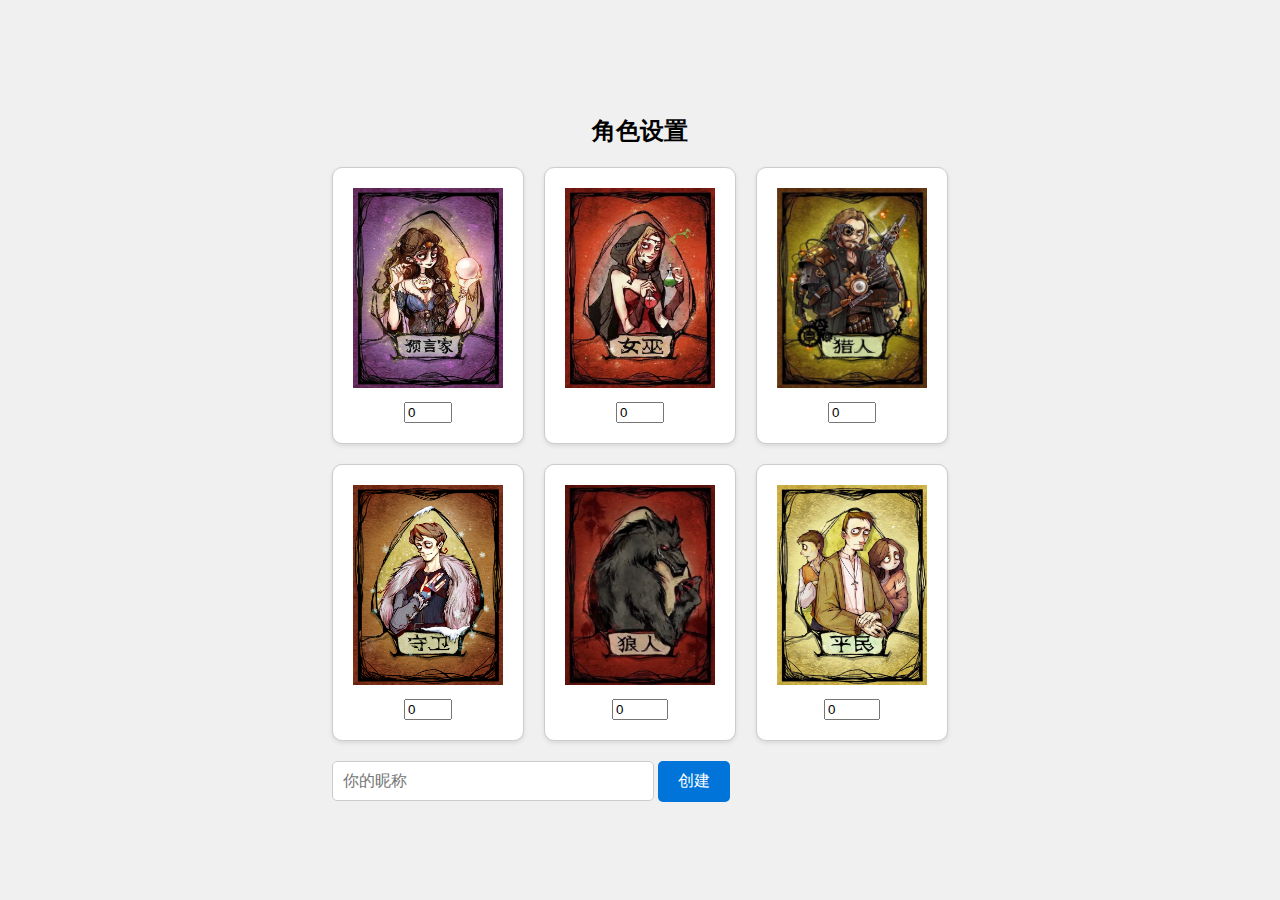
<file: template/2_CreateRoom.html>
<!DOCTYPE html>
<html lang="en">

    <head>
        <meta charset="UTF-8">
        <meta name="viewport" content="width=device-width, initial-scale=1.0">
        <title>角色设置</title>
        <style>
            body {
                font-family: Arial, sans-serif;
                background-color: #f0f0f0;
                margin: 0;
                padding: 0;
                display: flex;
                flex-direction: column;
                align-items: center;
                justify-content: center;
                height: 100vh;
            }

            h1 {
                font-size: 24px;
                margin-bottom: 20px;
            }

            .role-container {
                display: grid;
                grid-template-columns: repeat(3, 1fr);
                gap: 20px;
            }

            .role-card {
                text-align: center;
                background-color: #fff;
                border: 1px solid #ccc;
                padding: 20px;
                border-radius: 10px;
                box-shadow: 0 2px 4px rgba(0, 0, 0, 0.1);
                transition: transform 0.2s;
                cursor: pointer;
                position: relative;
            }

            .role-card:hover {
                transform: scale(1.05);
            }

            .role-card:before {
                content: attr(data-title);
                position: absolute;
                top: -25px;
                /* 控制上方的距离 */
                left: 50%;
                transform: translateX(-50%);
                background-color: #ccc;
                /* 设置文字框背景颜色为灰色 */
                color: #fff;
                padding: 5px 10px;
                border-radius: 5px;
                display: none;
                font-size: 14px;
                /* 调整字体大小 */
            }

            .role-card:hover:before {
                display: block;
            }

            .role-name {
                font-weight: bold;
                margin-top: 10px;
                font-size: 14px;
                /* 调整字体大小 */
            }

            .role-count {
                margin-top: 10px;
                font-size: 14px;
                /* 调整字体大小 */
            }

            .nickname-input {
                margin-top: 20px;
                width: 300px;
                padding: 10px;
                font-size: 16px;
                border: 1px solid #ccc;
                border-radius: 5px;
            }

            .create-button {
                margin-top: 20px;
                padding: 10px 20px;
                background-color: #0074d9;
                color: #fff;
                border: none;
                border-radius: 5px;
                cursor: pointer;
                font-size: 16px;
            }

            .create-button:hover {
                background-color: #0056b3;
            }

            /* 弹出窗口样式 */
            .modal {
                display: none;
                position: fixed;
                top: 0;
                left: 0;
                width: 100%;
                height: 100%;
                background-color: rgba(0, 0, 0, 0.5);
                align-items: center;
                justify-content: center;
            }

            .modal-content {
                background-color: #fff;
                border: 1px solid #ccc;
                border-radius: 5px;
                padding: 20px;
            }
        </style>
    </head>

    <body>
        <h1>角色设置</h1>
        <form method="post" action="/Game">
        <div class="role-container">
            <div class="role-card" data-title="预言家">
                <image src="/static/img/Yuyanjia.jpeg" alt="预言家" width="150" height="200"></image>
                <div class="role-count">
                    <input type="number" min="0" max="1" value="0" name="yu_num">
                </div>
            </div>
            <div class="role-card" data-title="女巫">
                <image src="/static/img/Nvwu.webp" alt="女巫" width="150" height="200"></image>
                <div class="role-count">
                    <input type="number" min="0" max="1" value="0" name="nv_num">
                </div>
            </div>
            <div class="role-card" data-title="猎人">
                <image src="/static/img/Lieren2.jpeg" alt="猎人" width="150" height="200"></image>
                <div class="role-count">
                    <input type="number" min="0" max="1" value="0" name="lie_num">
                </div>
            </div>
            <div class="role-card" data-title="守卫">
                <image src="/static/img/Shouwei.png" alt="守卫" width="150" height="200"></image>
                <div class="role-count">
                    <input type="number" min="0" max="1" value="0" name="shou_num">
                </div>
            </div>
            <div class="role-card" data-title="狼人">
                <image src="/static/img/Langren.webp" alt="狼人" width="150" height="200"></image>
                <div class="role-count">
                    <input type="number" min="0" max="10" value="0" name="lang_num">
                </div>
            </div>
            <div class="role-card" data-title="平民">
                <image src="/static/img/Pingmin.jpeg" alt="平民" width="150" height="200"></image>
                <div class="role-count">
                    <input type="number" min="0" max="10" value="0" name="ping_num">
                </div>
            </div>
        </div>
        <input type="text" class="nickname-input" placeholder="你的昵称" name="player_name">
<!--        <a href="Game" ><button class="create-button">创建</button></a>-->
<!--        <a href="ChooseImage" class="btn">创建</a>-->
        <input type="submit" value="创建" class="create-button" ><a href="Game" ></a>
        </form>

        <!-- 昵称未填写时的弹出窗口 -->
        <div class="modal" id="modal">
            <div class="modal-content">
                请填写昵称！
            </div>
        </div>

        <script>
            // 获取昵称输入框和创建按钮
            const nicknameInput = document.getElementById("nickname");
            const createButton = document.getElementById("create-button");

            // 获取弹出窗口
            const modal = document.getElementById("modal");

            // 当点击创建按钮时触发验证逻辑
            createButton.addEventListener("click", () => {
                // 获取昵称输入框的值
                const nickname = nicknameInput.value.trim();

                // 如果昵称为空，显示弹出窗口
                if (nickname === "") {
                    modal.style.display = "flex";
                } else {
                    // 如果昵称不为空，继续执行其他操作，例如提交表单
                    // 在这里添加您的逻辑
                }
            });
        </script>

        <script src="/static/js/main.js"></script>
    </body>

</html>
</file>
